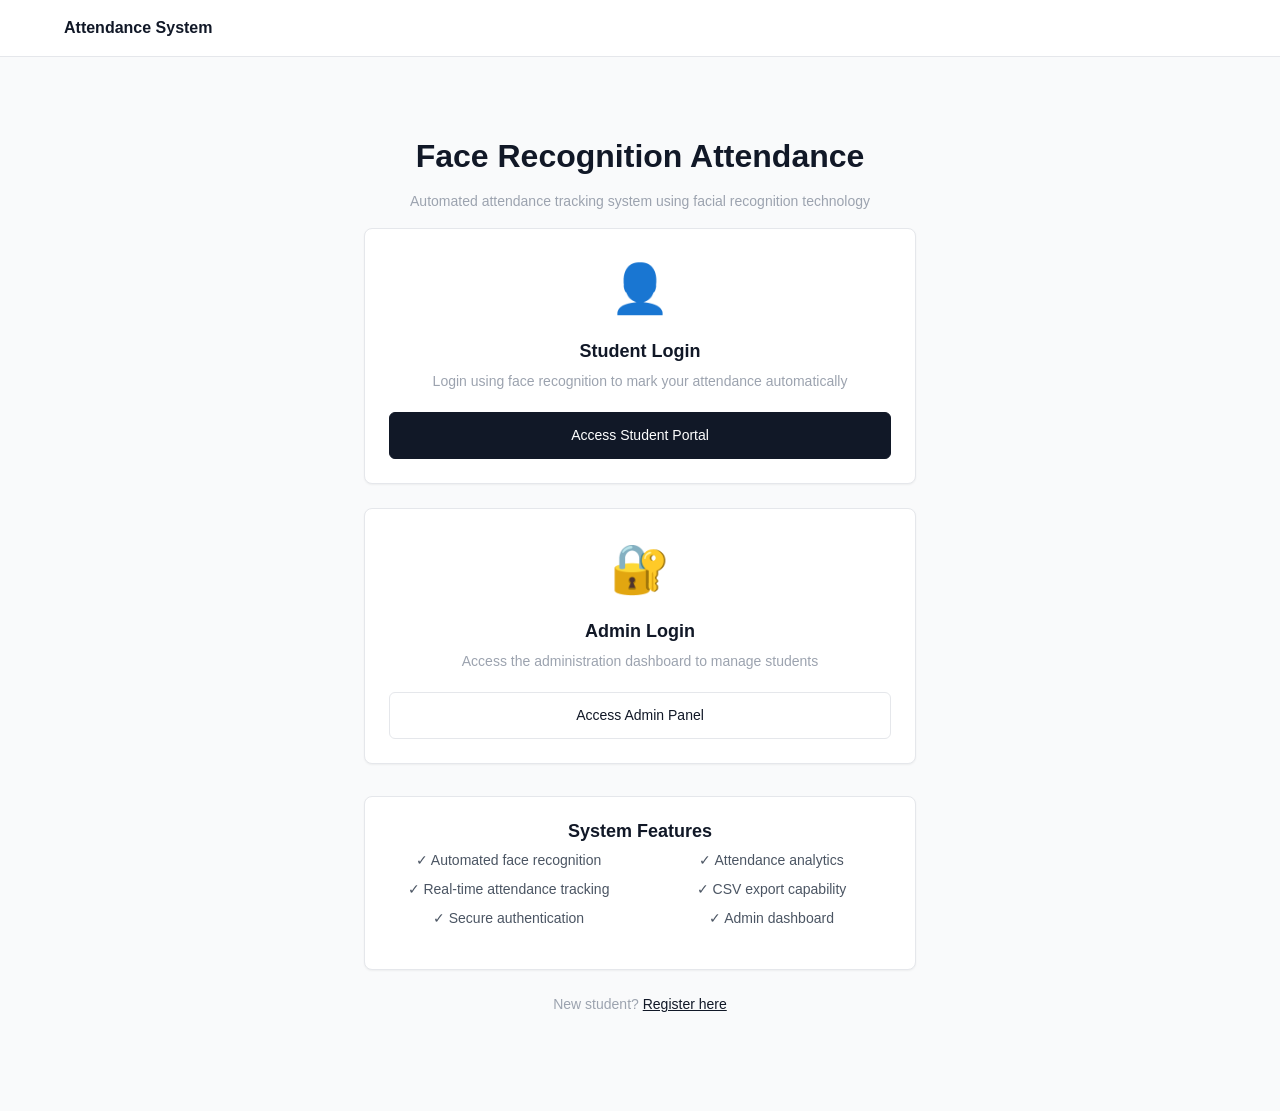
<file: templates/index.html>
<!DOCTYPE html>
<html lang="en">

<head>
    <meta charset="UTF-8">
    <meta name="viewport" content="width=device-width, initial-scale=1.0">
    <title>Attendance System</title>
    <link rel="stylesheet" href="/static/css/style.css">
</head>

<body>
    <div class="min-h-screen flex flex-col">
        <!-- Navigation -->
        <nav class="navbar">
            <div class="navbar-content">
                <a href="/" class="navbar-brand">Attendance System</a>
            </div>
        </nav>

        <!-- Hero Section -->
        <div class="landing-hero">
            <div class="container-narrow">
                <h1>Face Recognition Attendance</h1>
                <p class="text-muted">Automated attendance tracking system using facial recognition technology</p>

                <!-- Login Cards -->
                <div class="landing-cards mt-8">
                    <!-- Student Login Card -->
                    <a href="/login" class="landing-card">
                        <div class="card card-hover">
                            <div class="text-center">
                                <div style="font-size: 48px; margin-bottom: 16px;">👤</div>
                                <h3 class="card-title">Student Login</h3>
                                <p class="text-muted" style="margin-bottom: 20px;">
                                    Login using face recognition to mark your attendance automatically
                                </p>
                                <span class="btn btn-primary w-full">Access Student Portal</span>
                            </div>
                        </div>
                    </a>

                    <!-- Admin Login Card -->
                    <a href="/admin-login" class="landing-card">
                        <div class="card card-hover">
                            <div class="text-center">
                                <div style="font-size: 48px; margin-bottom: 16px;">🔐</div>
                                <h3 class="card-title">Admin Login</h3>
                                <p class="text-muted" style="margin-bottom: 20px;">
                                    Access the administration dashboard to manage students
                                </p>
                                <span class="btn btn-secondary w-full">Access Admin Panel</span>
                            </div>
                        </div>
                    </a>
                </div>

                <!-- Features List -->
                <div class="card mt-8">
                    <h3 class="card-title text-center mb-6">System Features</h3>
                    <div class="grid grid-2">
                        <div class="text-sm">
                            <p class="mb-2">✓ Automated face recognition</p>
                            <p class="mb-2">✓ Real-time attendance tracking</p>
                            <p>✓ Secure authentication</p>
                        </div>
                        <div class="text-sm">
                            <p class="mb-2">✓ Attendance analytics</p>
                            <p class="mb-2">✓ CSV export capability</p>
                            <p>✓ Admin dashboard</p>
                        </div>
                    </div>
                </div>

                <!-- Register Link -->
                <div class="text-center mt-6">
                    <p class="text-muted">
                        New student?
                        <a href="/register" style="color: var(--color-primary); text-decoration: underline;">Register
                            here</a>
                    </p>
                </div>
            </div>
        </div>
    </div>
</body>

</html>
</file>
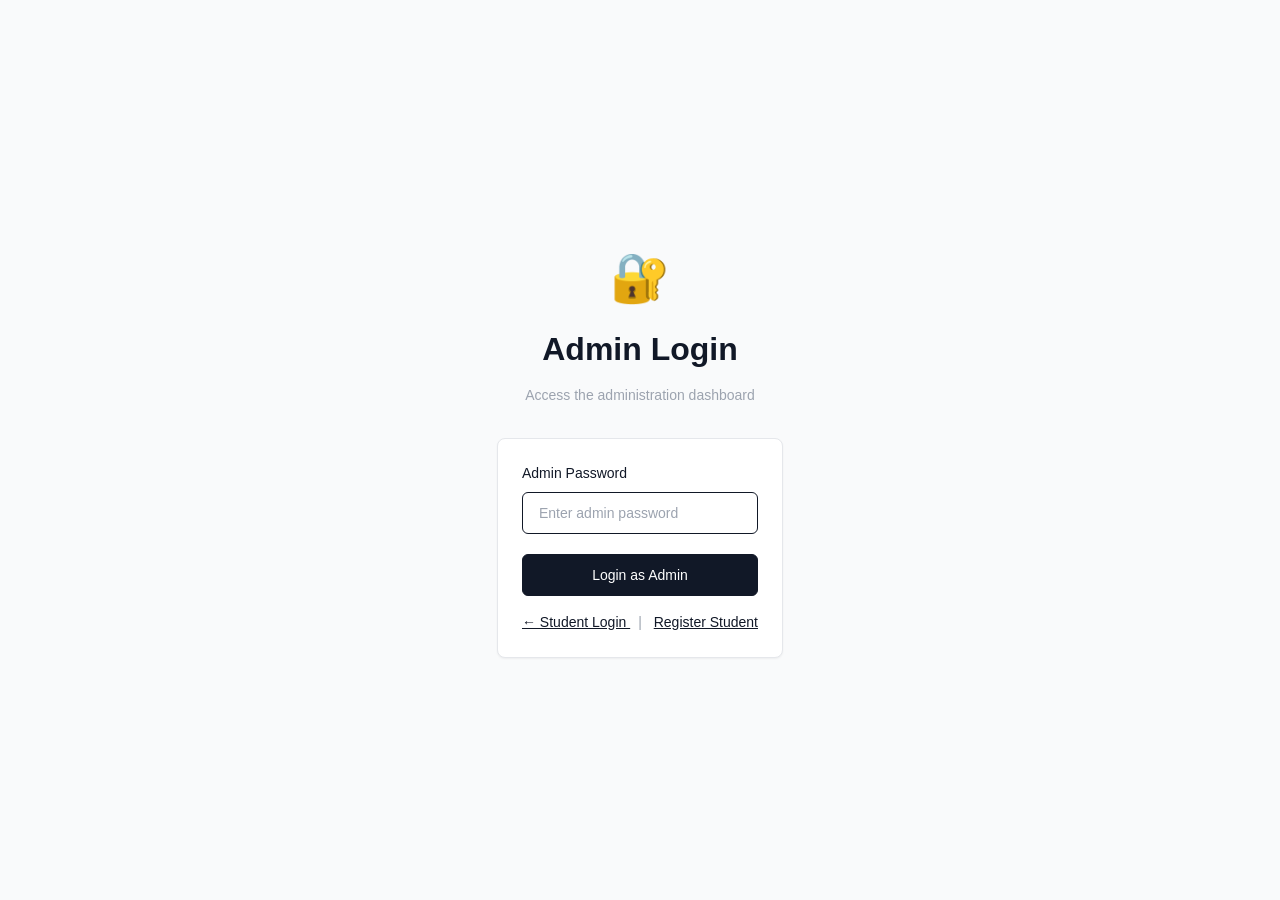
<file: templates/admin_login.html>
<!DOCTYPE html>
<html lang="en">

<head>
    <meta charset="UTF-8">
    <meta name="viewport" content="width=device-width, initial-scale=1.0">
    <title>Admin Login - Attendance System</title>
    <link rel="stylesheet" href="/static/css/style.css">
</head>

<body>
    <div class="min-h-screen flex items-center justify-center" style="padding: 40px 20px;">
        <div class="container-narrow">
            <div class="text-center mb-8">
                <div style="font-size: 48px; margin-bottom: 16px;">🔐</div>
                <h1>Admin Login</h1>
                <p class="text-muted">Access the administration dashboard</p>
            </div>

            <div class="card">
                <div id="errorMsg" class="alert alert-error hidden mb-4"></div>

                <form id="loginForm">
                    <div class="form-group">
                        <label class="form-label">Admin Password</label>
                        <input type="password" id="password" class="form-input" placeholder="Enter admin password"
                            required autofocus>
                    </div>

                    <button type="submit" class="btn btn-primary w-full mb-4">
                        Login as Admin
                    </button>
                </form>

                <div class="text-center text-sm">
                    <a href="/login" style="color: var(--color-primary); text-decoration: underline;">
                        ← Student Login
                    </a>
                    <span style="color: var(--color-text-muted); margin: 0 8px;">|</span>
                    <a href="/register" style="color: var(--color-primary); text-decoration: underline;">
                        Register Student
                    </a>
                </div>
            </div>
        </div>
    </div>

    <script>
        document.getElementById('loginForm').addEventListener('submit', async (e) => {
            e.preventDefault();

            const password = document.getElementById('password').value;
            const errorMsg = document.getElementById('errorMsg');
            const submitBtn = e.target.querySelector('button[type="submit"]');

            submitBtn.disabled = true;
            submitBtn.textContent = 'Logging in...';
            errorMsg.classList.add('hidden');

            try {
                const response = await fetch('/api/admin-login', {
                    method: 'POST',
                    headers: { 'Content-Type': 'application/json' },
                    body: JSON.stringify({ password })
                });

                const result = await response.json();

                if (result.success) {
                    window.location.href = '/admin';
                } else {
                    errorMsg.textContent = result.message || 'Invalid password';
                    errorMsg.classList.remove('hidden');
                    submitBtn.disabled = false;
                    submitBtn.textContent = 'Login as Admin';
                }
            } catch (error) {
                errorMsg.textContent = 'Login failed: ' + error.message;
                errorMsg.classList.remove('hidden');
                submitBtn.disabled = false;
                submitBtn.textContent = 'Login as Admin';
            }
        });
    </script>
</body>

</html>
</file>
<file: static/css/style.css>
/* ═══════════════════════════════════════════════════════════
   MINIMALISTIC DESIGN SYSTEM - Face Recognition Attendance
   ═══════════════════════════════════════════════════════════
   Inspired by Apple, Notion, Linear
   Color Palette: Neutral (White, Gray, Black)
   No gradients, No flashy colors, No heavy shadows
   ═══════════════════════════════════════════════════════════ */

/* ────────────────────────────────────────────────────────────
   1. CSS CUSTOM PROPERTIES (Design Tokens)
   ──────────────────────────────────────────────────────────── */
:root {
    /* Colors */
    --color-bg: #F9FAFB;
    --color-surface: #FFFFFF;
    --color-border: #E5E7EB;
    --color-primary: #111827;
    --color-text-secondary: #4B5563;
    --color-text-muted: #9CA3AF;
    --color-success: #16A34A;
    --color-error: #DC2626;
    --color-warning: #F59E0B;
    
    /* Spacing */
    --space-1: 4px;
    --space-2: 8px;
    --space-3: 12px;
    --space-4: 16px;
    --space-5: 20px;
    --space-6: 24px;
    --space-8: 32px;
    --space-10: 40px;
    --space-12: 48px;
    --space-16: 64px;
    --space-20: 80px;
    
    /* Typography */
    --font-sans: -apple-system, BlinkMacSystemFont, 'Segoe UI', 'Inter', 'Roboto', sans-serif;
    --font-size-xs: 12px;
    --font-size-sm: 14px;
    --font-size-base: 16px;
    --font-size-lg: 18px;
    --font-size-xl: 24px;
    --font-size-2xl: 32px;
    
    /* Shadows (Minimal) */
    --shadow-sm: 0 1px 2px rgba(0, 0, 0, 0.05);
    --shadow-md: 0 1px 3px rgba(0, 0, 0, 0.1);
    --shadow-lg: 0 4px 6px rgba(0, 0, 0, 0.07);
    
    /* Border Radius */
    --radius-sm: 4px;
    --radius-md: 6px;
    --radius-lg: 8px;
    --radius-xl: 12px;
    
    /* Transitions */
    --transition-fast: 150ms ease;
    --transition-base: 200ms ease;
}

/* ────────────────────────────────────────────────────────────
   2. RESET & BASE STYLES
   ──────────────────────────────────────────────────────────── */
* {
    margin: 0;
    padding: 0;
    box-sizing: border-box;
}

html {
    font-size: 16px;
    -webkit-font-smoothing: antialiased;
    -moz-osx-font-smoothing: grayscale;
}

body {
    font-family: var(--font-sans);
    font-size: var(--font-size-base);
    line-height: 1.5;
    color: var(--color-primary);
    background-color: var(--color-bg);
}

/* ────────────────────────────────────────────────────────────
   3. TYPOGRAPHY
   ──────────────────────────────────────────────────────────── */
h1, h2, h3, h4, h5, h6 {
    font-weight: 600;
    line-height: 1.2;
    color: var(--color-primary);
}

h1 { font-size: var(--font-size-2xl); margin-bottom: var(--space-4); }
h2 { font-size: var(--font-size-xl); margin-bottom: var(--space-3); }
h3 { font-size: var(--font-size-lg); margin-bottom: var(--space-3); }
h4 { font-size: var(--font-size-base); margin-bottom: var(--space-2); }

p {
    margin-bottom: var(--space-4);
    color: var(--color-text-secondary);
}

.text-muted {
    color: var(--color-text-muted);
    font-size: var(--font-size-sm);
}

.text-sm {
    font-size: var(--font-size-sm);
}

.text-xs {
    font-size: var(--font-size-xs);
}

/* ────────────────────────────────────────────────────────────
   4. LAYOUT UTILITIES
   ──────────────────────────────────────────────────────────── */
.container {
    max-width: 1200px;
    margin: 0 auto;
    padding: 0 var(--space-6);
}

.container-narrow {
    max-width: 600px;
    margin: 0 auto;
    padding: 0 var(--space-6);
}

.flex {
    display: flex;
}

.flex-col {
    display: flex;
    flex-direction: column;
}

.items-center {
    align-items: center;
}

.justify-center {
    justify-content: center;
}

.justify-between {
    justify-content: space-between;
}

.gap-2 { gap: var(--space-2); }
.gap-3 { gap: var(--space-3); }
.gap-4 { gap: var(--space-4); }
.gap-6 { gap: var(--space-6); }

.text-center {
    text-align: center;
}

.mt-2 { margin-top: var(--space-2); }
.mt-4 { margin-top: var(--space-4); }
.mt-6 { margin-top: var(--space-6); }
.mt-8 { margin-top: var(--space-8); }

.mb-2 { margin-bottom: var(--space-2); }
.mb-4 { margin-bottom: var(--space-4); }
.mb-6 { margin-bottom: var(--space-6); }
.mb-8 { margin-bottom: var(--space-8); }

/* ────────────────────────────────────────────────────────────
   5. NAVIGATION BAR
   ──────────────────────────────────────────────────────────── */
.navbar {
    background: var(--color-surface);
    border-bottom: 1px solid var(--color-border);
    padding: var(--space-4) 0;
    position: sticky;
    top: 0;
    z-index: 100;
}

.navbar-content {
    max-width: 1200px;
    margin: 0 auto;
    padding: 0 var(--space-6);
    display: flex;
    justify-content: space-between;
    align-items: center;
}

.navbar-brand {
    font-weight: 600;
    font-size: var(--font-size-base);
    color: var(--color-primary);
    text-decoration: none;
}

.navbar-links {
    display: flex;
    gap: var(--space-2);
    align-items: center;
}

.navbar-link {
    padding: var(--space-2) var(--space-4);
    color: var(--color-text-secondary);
    text-decoration: none;
    font-size: var(--font-size-sm);
    border-radius: var(--radius-md);
    transition: var(--transition-fast);
}

.navbar-link:hover {
    background: var(--color-bg);
    color: var(--color-primary);
}

.navbar-link.active {
    background: var(--color-primary);
    color: var(--color-surface);
}

/* ────────────────────────────────────────────────────────────
   6. BUTTONS
   ──────────────────────────────────────────────────────────── */
.btn {
    display: inline-flex;
    align-items: center;
    justify-content: center;
    padding: var(--space-3) var(--space-6);
    font-size: var(--font-size-sm);
    font-weight: 500;
    font-family: var(--font-sans);
    border: 1px solid transparent;
    border-radius: var(--radius-md);
    cursor: pointer;
    transition: var(--transition-fast);
    text-decoration: none;
    white-space: nowrap;
}

.btn-primary {
    background: var(--color-primary);
    color: var(--color-surface);
    border-color: var(--color-primary);
}

.btn-primary:hover:not(:disabled) {
    background: #000000;
    border-color: #000000;
}

.btn-secondary {
    background: var(--color-surface);
    color: var(--color-primary);
    border-color: var(--color-border);
}

.btn-secondary:hover:not(:disabled) {
    border-color: var(--color-primary);
}

.btn-outline {
    background: transparent;
    color: var(--color-primary);
    border-color: var(--color-border);
}

.btn-outline:hover:not(:disabled) {
    background: var(--color-bg);
}

.btn:disabled {
    opacity: 0.5;
    cursor: not-allowed;
}

.btn-sm {
    padding: var(--space-2) var(--space-4);
    font-size: var(--font-size-xs);
}

.btn-lg {
    padding: var(--space-4) var(--space-8);
    font-size: var(--font-size-base);
}

/* ────────────────────────────────────────────────────────────
   7. CARDS
   ──────────────────────────────────────────────────────────── */
.card {
    background: var(--color-surface);
    border: 1px solid var(--color-border);
    border-radius: var(--radius-lg);
    padding: var(--space-6);
    box-shadow: var(--shadow-sm);
}

.card-hover {
    transition: var(--transition-base);
}

.card-hover:hover {
    border-color: var(--color-primary);
    box-shadow: var(--shadow-md);
}

.card-title {
    font-size: var(--font-size-lg);
    font-weight: 600;
    margin-bottom: var(--space-2);
    color: var(--color-primary);
}

.card-subtitle {
    font-size: var(--font-size-sm);
    color: var(--color-text-muted);
    margin-bottom: var(--space-4);
}

/* Stat Card */
.stat-card {
    background: var(--color-surface);
    border: 1px solid var(--color-border);
    border-radius: var(--radius-lg);
    padding: var(--space-6);
    text-align: center;
}

.stat-value {
    font-size: var(--font-size-2xl);
    font-weight: 600;
    color: var(--color-primary);
    margin-bottom: var(--space-2);
}

.stat-label {
    font-size: var(--font-size-sm);
    color: var(--color-text-muted);
}

/* ────────────────────────────────────────────────────────────
   8. FORMS
   ──────────────────────────────────────────────────────────── */
.form-group {
    margin-bottom: var(--space-5);
}

.form-label {
    display: block;
    font-size: var(--font-size-sm);
    font-weight: 500;
    color: var(--color-primary);
    margin-bottom: var(--space-2);
}

.form-input,
.form-select {
    width: 100%;
    padding: var(--space-3) var(--space-4);
    font-size: var(--font-size-sm);
    font-family: var(--font-sans);
    color: var(--color-primary);
    background: var(--color-surface);
    border: 1px solid var(--color-border);
    border-radius: var(--radius-md);
    transition: var(--transition-fast);
}

.form-input:focus,
.form-select:focus {
    outline: none;
    border-color: var(--color-primary);
}

.form-input::placeholder {
    color: var(--color-text-muted);
}

.form-help {
    font-size: var(--font-size-xs);
    color: var(--color-text-muted);
    margin-top: var(--space-1);
}

.form-error {
    font-size: var(--font-size-xs);
    color: var(--color-error);
    margin-top: var(--space-1);
}

/* ────────────────────────────────────────────────────────────
   9. TABLES
   ──────────────────────────────────────────────────────────── */
.table-container {
    width: 100%;
    overflow-x: auto;
    border: 1px solid var(--color-border);
    border-radius: var(--radius-lg);
}

.table {
    width: 100%;
    border-collapse: collapse;
    font-size: var(--font-size-sm);
}

.table thead {
    background: var(--color-bg);
}

.table th {
    padding: var(--space-3) var(--space-4);
    text-align: left;
    font-weight: 600;
    color: var(--color-primary);
    border-bottom: 1px solid var(--color-border);
}

.table td {
    padding: var(--space-3) var(--space-4);
    color: var(--color-text-secondary);
    border-bottom: 1px solid var(--color-border);
}

.table tbody tr:last-child td {
    border-bottom: none;
}

.table tbody tr:hover {
    background: var(--color-bg);
}

/* ────────────────────────────────────────────────────────────
   10. BADGES
   ──────────────────────────────────────────────────────────── */
.badge {
    display: inline-block;
    padding: var(--space-1) var(--space-3);
    font-size: var(--font-size-xs);
    font-weight: 500;
    border-radius: var(--radius-sm);
}

.badge-success {
    background: #D1FAE5;
    color: var(--color-success);
}

.badge-error {
    background: #FEE2E2;
    color: var(--color-error);
}

.badge-warning {
    background: #FEF3C7;
    color: var(--color-warning);
}

.badge-neutral {
    background: var(--color-bg);
    color: var(--color-text-secondary);
}

/* ────────────────────────────────────────────────────────────
   11. ALERTS
   ──────────────────────────────────────────────────────────── */
.alert {
    padding: var(--space-4);
    border-radius: var(--radius-md);
    margin-bottom: var(--space-4);
    font-size: var(--font-size-sm);
    border: 1px solid;
}

.alert-success {
    background: #D1FAE5;
    border-color: var(--color-success);
    color: var(--color-success);
}

.alert-error {
    background: #FEE2E2;
    border-color: var(--color-error);
    color: var(--color-error);
}

.alert-warning {
    background: #FEF3C7;
    border-color: var(--color-warning);
    color: var(--color-warning);
}

.alert-info {
    background: var(--color-bg);
    border-color: var(--color-border);
    color: var(--color-text-secondary);
}

/* ────────────────────────────────────────────────────────────
   12. PROGRESS INDICATOR (for multi-step forms)
   ──────────────────────────────────────────────────────────── */
.progress-steps {
    display: flex;
    justify-content: space-between;
    margin-bottom: var(--space-8);
    position: relative;
}

.progress-steps::before {
    content: '';
    position: absolute;
    top: 16px;
    left: 0;
    right: 0;
    height: 2px;
    background: var(--color-border);
    z-index: 0;
}

.progress-step {
    display: flex;
    flex-direction: column;
    align-items: center;
    gap: var(--space-2);
    position: relative;
    z-index: 1;
    flex: 1;
}

.progress-step-circle {
    width: 32px;
    height: 32px;
    border-radius: 50%;
    background: var(--color-surface);
    border: 2px solid var(--color-border);
    display: flex;
    align-items: center;
    justify-content: center;
    font-size: var(--font-size-sm);
    font-weight: 600;
    color: var(--color-text-muted);
}

.progress-step.active .progress-step-circle {
    background: var(--color-primary);
    border-color: var(--color-primary);
    color: var(--color-surface);
}

.progress-step.completed .progress-step-circle {
    background: var(--color-primary);
    border-color: var(--color-primary);
    color: var(--color-surface);
}

.progress-step-label {
    font-size: var(--font-size-xs);
    color: var(--color-text-muted);
}

.progress-step.active .progress-step-label {
    color: var(--color-primary);
    font-weight: 500;
}

/* ────────────────────────────────────────────────────────────
   13. LOADING STATES
   ──────────────────────────────────────────────────────────── */
.loading-spinner {
    border: 2px solid var(--color-border);
    border-top-color: var(--color-primary);
    border-radius: 50%;
    width: 24px;
    height: 24px;
    animation: spin 0.8s linear infinite;
}

@keyframes spin {
    to { transform: rotate(360deg); }
}

.skeleton {
    background: linear-gradient(90deg, var(--color-bg) 0%, #E5E7EB 50%, var(--color-bg) 100%);
    background-size: 200% 100%;
    animation: skeleton-loading 1.5s ease-in-out infinite;
    border-radius: var(--radius-md);
}

@keyframes skeleton-loading {
    0% { background-position: 200% 0; }
    100% { background-position: -200% 0; }
}

/* ────────────────────────────────────────────────────────────
   14. CAMERA PREVIEW
   ──────────────────────────────────────────────────────────── */
.camera-container {
    position: relative;
    background: #000000;
    border: 1px solid var(--color-border);
    border-radius: var(--radius-lg);
    overflow: hidden;
    margin-bottom: var(--space-4);
}

.camera-video {
    width: 100%;
    height: auto;
    display: block;
}

.camera-canvas {
    position: absolute;
    top: 0;
    left: 0;
    width: 100%;
    height: 100%;
}

.camera-status {
    padding: var(--space-4);
    text-align: center;
    background: var(--color-surface);
    border: 1px solid var(--color-border);
    border-radius: var(--radius-md);
    font-size: var(--font-size-sm);
}

/* ────────────────────────────────────────────────────────────
   15. GRID LAYOUTS
   ──────────────────────────────────────────────────────────── */
.grid {
    display: grid;
    gap: var(--space-6);
}

.grid-2 {
    grid-template-columns: repeat(2, 1fr);
}

.grid-3 {
    grid-template-columns: repeat(3, 1fr);
}

.grid-4 {
    grid-template-columns: repeat(4, 1fr);
}

/* ────────────────────────────────────────────────────────────
   16. UTILITIES
   ──────────────────────────────────────────────────────────── */
.hidden {
    display: none !important;
}

.invisible {
    visibility: hidden;
}

.w-full {
    width: 100%;
}

.h-full {
    height: 100%;
}

.min-h-screen {
    min-height: 100vh;
}

.cursor-pointer {
    cursor: pointer;
}

/* ────────────────────────────────────────────────────────────
   17. ANIMATIONS (Minimal)
   ──────────────────────────────────────────────────────────── */
.fade-in {
    animation: fadeIn 0.3s ease-in;
}

@keyframes fadeIn {
    from { opacity: 0; }
    to { opacity: 1; }
}

.slide-up {
    animation: slideUp 0.3s ease-out;
}

@keyframes slideUp {
    from {
        opacity: 0;
        transform: translateY(10px);
    }
    to {
        opacity: 1;
        transform: translateY(0);
    }
}

/* ────────────────────────────────────────────────────────────
   18. RESPONSIVE DESIGN
   ──────────────────────────────────────────────────────────── */
@media (max-width: 768px) {
    .container {
        padding: 0 var(--space-4);
    }
    
    .grid-2,
    .grid-3,
    .grid-4 {
        grid-template-columns: 1fr;
    }
    
    .navbar-content {
        padding: 0 var(--space-4);
    }
    
    .navbar-links {
        gap: var(--space-1);
    }
    
    h1 { font-size: var(--font-size-xl); }
    h2 { font-size: var(--font-size-lg); }
}

/* ────────────────────────────────────────────────────────────
   19. PAGE-SPECIFIC STYLES
   ──────────────────────────────────────────────────────────── */

/* Landing Page */
.landing-hero {
    padding: var(--space-20) 0;
    text-align: center;
}

.landing-cards {
    display: grid;
    grid-template-columns: repeat(auto-fit, minmax(280px, 1fr));
    gap: var(--space-6);
    max-width: 800px;
    margin: 0 auto;
}

.landing-card {
    text-decoration: none;
    color: inherit;
    display: block;
}

/* Dashboard Grid */
.dashboard-grid {
    display: grid;
    gap: var(--space-6);
}

.dashboard-stats {
    display: grid;
    grid-template-columns: repeat(auto-fit, minmax(200px, 1fr));
    gap: var(--space-4);
}

/* Image Thumbnails */
.thumbnail-grid {
    display: grid;
    grid-template-columns: repeat(auto-fill, minmax(80px, 1fr));
    gap: var(--space-2);
}

.thumbnail {
    width: 100%;
    height: 80px;
    object-fit: cover;
    border: 1px solid var(--color-border);
    border-radius: var(--radius-md);
}

/* Chart Container */
.chart-container {
    position: relative;
    height: 300px;
    margin-bottom: var(--space-6);
}
</file>
